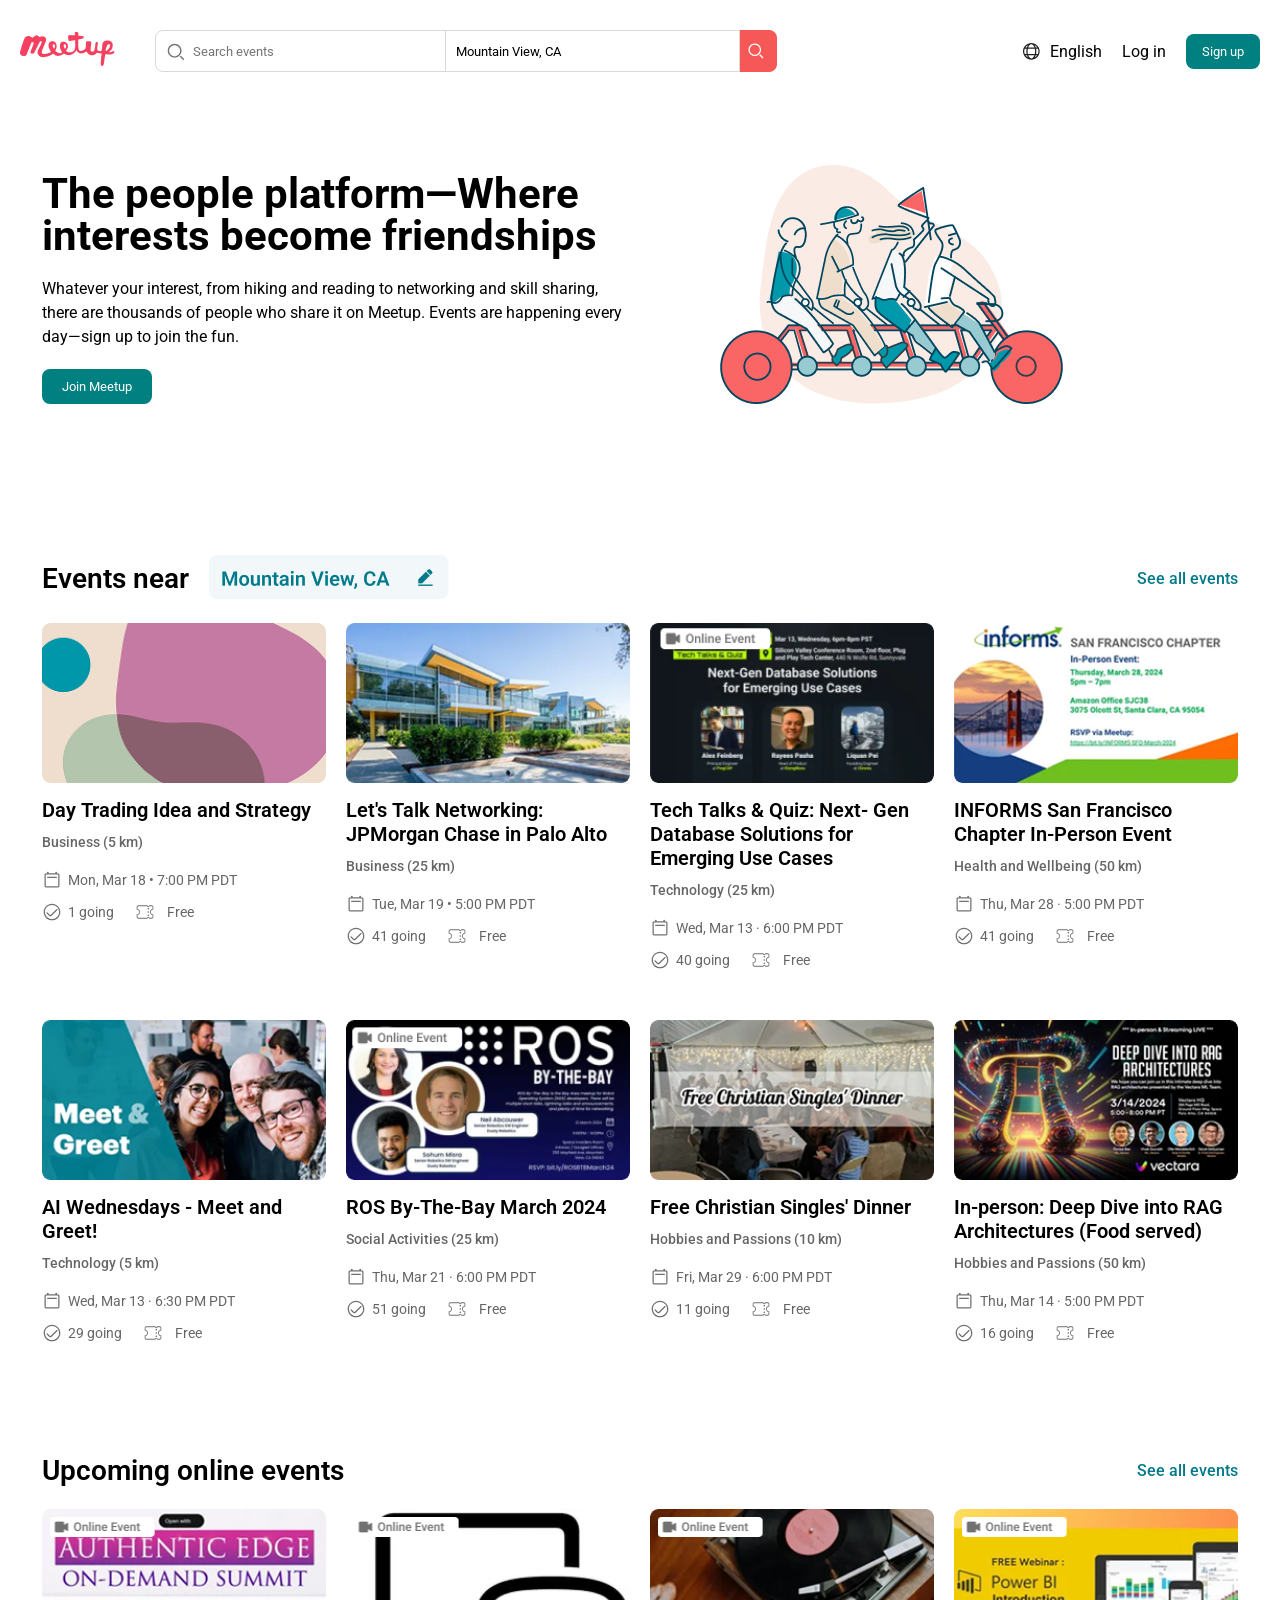
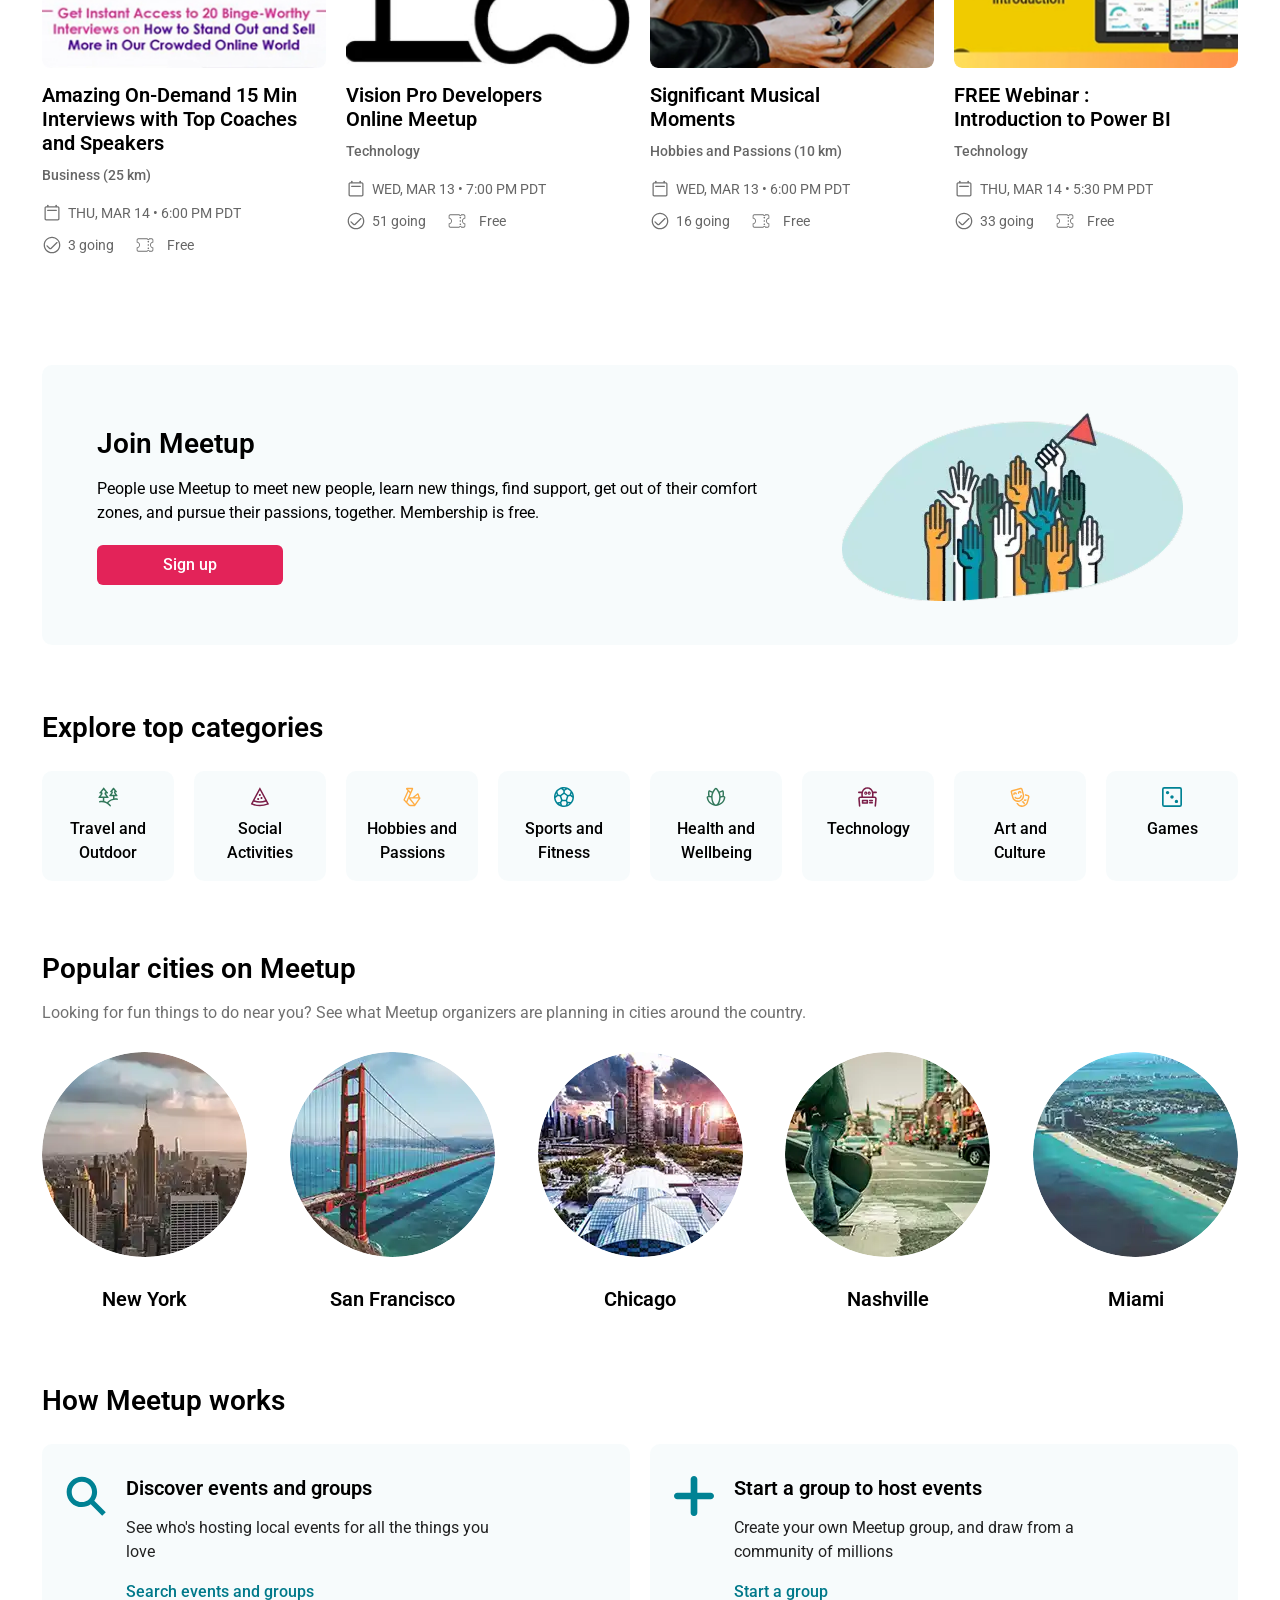
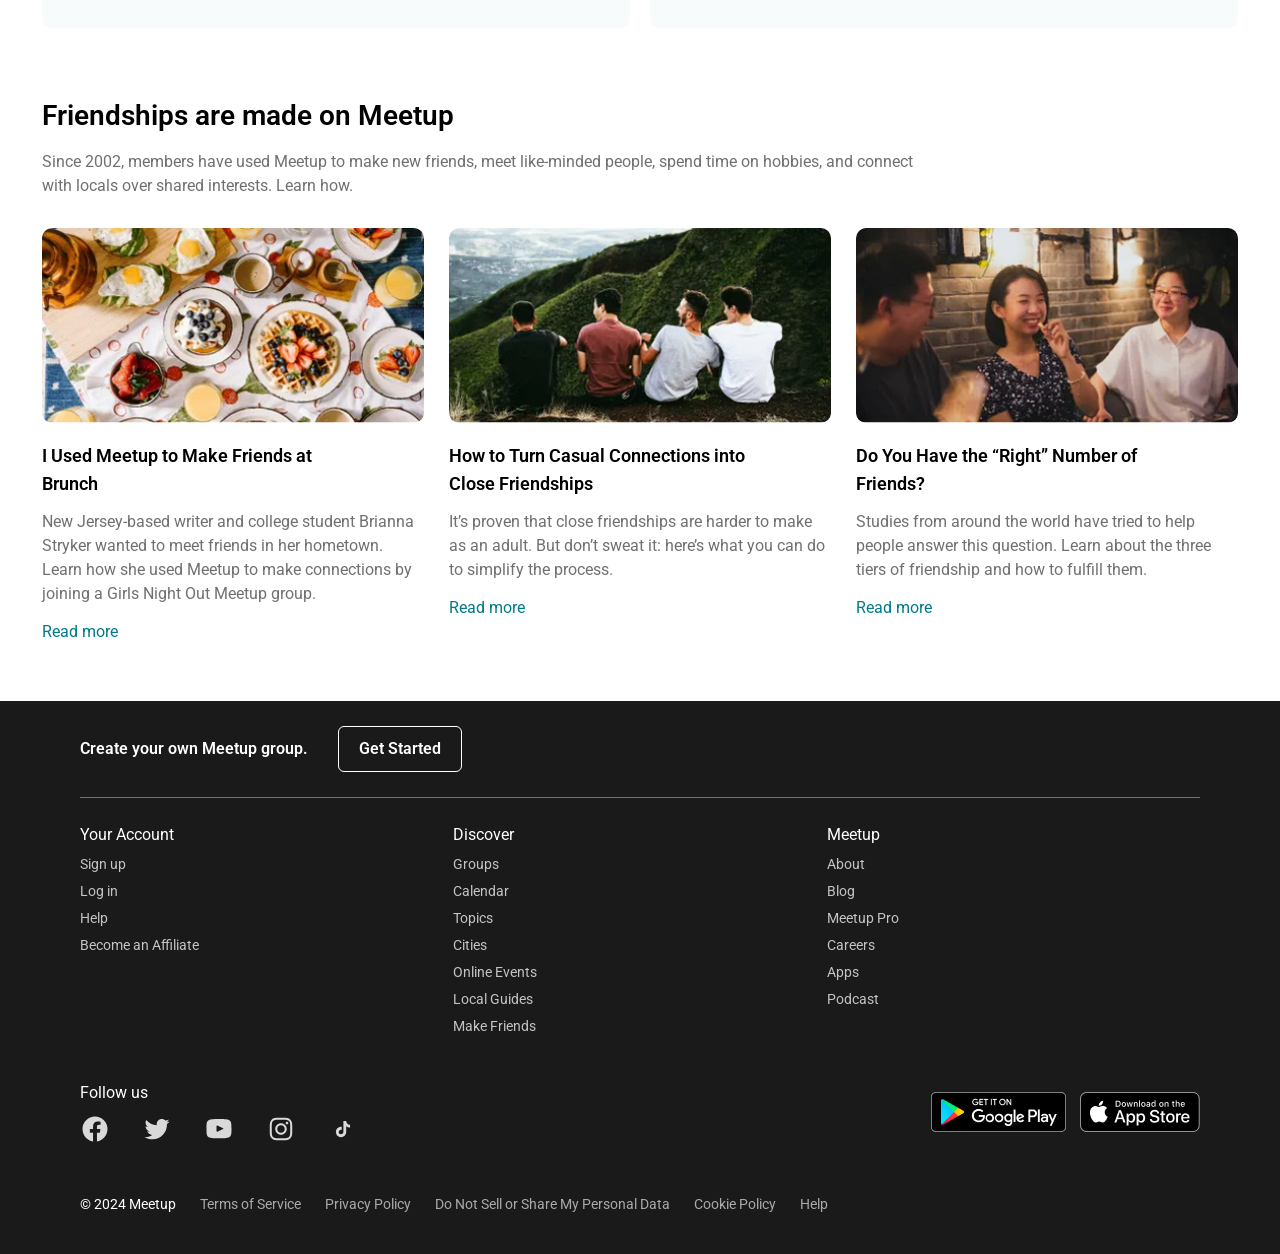
<file: index.html>
<!doctype html>
<html lang="en">
<head>
    <meta charset="UTF-8">
    <meta name="viewport"
          content="width=device-width, user-scalable=no, initial-scale=1.0, maximum-scale=1.0, minimum-scale=1.0">
    <meta http-equiv="X-UA-Compatible" content="ie=edge">
    <link href="https://fonts.googleapis.com/css2?family=Inter:ital,opsz,wght@0,14..32,100..900;1,14..32,100..900&family=Montserrat:ital,wght@0,100..900;1,100..900&family=Roboto:ital,wght@0,100..900;1,100..900&family=Yellowtail&display=swap"
          rel="stylesheet">
    <link rel="stylesheet" href="styles/style.css">
    <link rel="stylesheet" href="styles/media.css">
    <link rel="stylesheet" href="styles/mobile.css">
    <title>Meetup</title>
</head>
<body>
<header>
    <div class="navbar">
        <div class="navbar__left">
            <div class="logo">
                <a href="index.html">
                    <img src="images/logo.png" alt="logo">
                </a>
            </div>
            <div class="search-bar">
                <div class="search">
                    <input type="text" placeholder="Search events">
                </div>
                <div class="search_events">
                    <input type="text" placeholder="Mountain View, CA">
                    <img src="images/ButtonSearchEvents.png" alt="Search Events">
                </div>
            </div>
        </div>

        <div class="navbar__right">
            <div class="logo_mobile">
                <a href="index.html">
                    <img src="images/logo.png" alt="logo">
                </a>
            </div>
            <div class="hamburger">
            <div>
                <img src="images/earth.svg" alt="earth"><span>English</span>
            </div>
            <div>Log in</div>
            <button class="btn-signup">Sign up</button>
            </div>
        </div>

    </div>
</header>
<section class="hero container">
    <div class="hero-text">
        <h1>The people platform—Where interests become friendships</h1>
        <p>Whatever your interest, from hiking and reading to networking and skill sharing, there are thousands of
            people who share it on Meetup. Events are happening every day—sign up to join the fun.</p>
        <a href="events.html">
            <button class="btn-primary">Join Meetup</button>
        </a>
    </div>
    <div class="hero-image">
        <img src="images/hero.png" alt="Hero illustration">
    </div>
</section>

<section class="events container">
    <div class="events-header">
        <div class="events-header-left">
            <h2>Events near</h2>
            <div class="location"><img src="images/mountain_view.png" alt="mountain view"></div>
        </div>

        <a href="events.html" class="see-all">See all events</a>
    </div>
    <div class="events-grid">
        <div class="event-card">
            <div class="event-image"><img src="images/day_traiding.png" alt="day trading"></div>
            <h3>Day Trading Idea and Strategy</h3>
            <div class="category">Business (5 km)</div>
            <div class="date-time"><img src="images/calendar.svg" alt="calendar">Mon, Mar 18 • 7:00 PM PDT</div>
            <div class="info"><img src="images/ok.svg" alt="ok">1 going <img src="images/ticket.svg" alt="ticket">Free
            </div>
        </div>
        <div class="event-card">
            <div class="event-image"><img src="images/lets_talk.png" alt="lets talk"></div>
            <h3>Let's Talk Networking: JPMorgan Chase in Palo Alto</h3>
            <div class="category">Business (25 km)</div>
            <div class="date-time"><img src="images/calendar.svg" alt="calendar">Tue, Mar 19 • 5:00 PM PDT</div>
            <div class="info"><img src="images/ok.svg" alt="ok">41 going <img src="images/ticket.svg" alt="ticket">Free
            </div>
        </div>
        <div class="event-card">
            <div class="event-image"><img src="images/tech_talk.png" alt="tech talk"></div>
            <h3>Tech Talks & Quiz: Next- Gen Database Solutions for Emerging Use Cases</h3>
            <div class="category">Technology (25 km)</div>
            <div class="date-time"><img src="images/calendar.svg" alt="calendar">Wed, Mar 13 · 6:00 PM PDT</div>
            <div class="info"><img src="images/ok.svg" alt="ok">40 going <img src="images/ticket.svg" alt="ticket">Free
            </div>
        </div>
        <div class="event-card">
            <div class="event-image"><img src="images/informs_san_francisco.png" alt="informs san francisco"></div>
            <h3>INFORMS San Francisco Chapter In-Person Event</h3>
            <div class="category">Health and Wellbeing (50 km)</div>
            <div class="date-time"><img src="images/calendar.svg" alt="calendar">Thu, Mar 28 · 5:00 PM PDT</div>
            <div class="info"><img src="images/ok.svg" alt="ok">41 going <img src="images/ticket.svg" alt="ticket">Free
            </div>
        </div>
        <div class="event-card">
            <div class="event-image"><img src="images/meet_and_greet.png" alt="meet and greet"></div>
            <h3>AI Wednesdays - Meet and Greet!</h3>
            <div class="category">Technology (5 km)</div>
            <div class="date-time"><img src="images/calendar.svg" alt="calendar">Wed, Mar 13 · 6:30 PM PDT</div>
            <div class="info"><img src="images/ok.svg" alt="ok">29 going <img src="images/ticket.svg" alt="ticket">Free
            </div>
        </div>
        <div class="event-card">
            <div class="event-image"><img src="images/ros.png" alt="ros"></div>
            <h3>ROS By-The-Bay March 2024</h3>
            <div class="category">Social Activities (25 km)</div>
            <div class="date-time"><img src="images/calendar.svg" alt="calendar">Thu, Mar 21 · 6:00 PM PDT</div>
            <div class="info"><img src="images/ok.svg" alt="ok">51 going <img src="images/ticket.svg" alt="ticket">Free
            </div>
        </div>
        <div class="event-card">
            <div class="event-image"><img src="images/free_christian.png" alt="christian dinner"></div>
            <h3>Free Christian Singles' Dinner</h3>
            <div class="category">Hobbies and Passions (10 km)</div>
            <div class="date-time"><img src="images/calendar.svg" alt="calendar">Fri, Mar 29 · 6:00 PM PDT</div>
            <div class="info"><img src="images/ok.svg" alt="ok">11 going <img src="images/ticket.svg" alt="ticket">Free
            </div>
        </div>
        <div class="event-card">
            <div class="event-image"><img src="images/deep_dive.png" alt="deep dive"></div>
            <h3>In-person: Deep Dive into RAG Architectures (Food served)</h3>
            <div class="category">Hobbies and Passions (50 km)</div>
            <div class="date-time"><img src="images/calendar.svg" alt="calendar">Thu, Mar 14 · 5:00 PM PDT</div>
            <div class="info"><img src="images/ok.svg" alt="ok">16 going <img src="images/ticket.svg" alt="ticket">Free
            </div>
        </div>
    </div>
</section>

<section class="online-events container">

    <div class="events-header">
        <h2>Upcoming online events</h2>
        <a href="events.html">See all events</a>
    </div>

    <div class="events-grid">
        <div class="event-card">
            <div class="event-image online">
                <img src="images/event_online_1.jpg" alt="summit">
            </div>
            <h3>Amazing On-Demand 15 Min Interviews with Top Coaches and Speakers</h3>
            <div class="category">Business (25 km)</div>
            <div class="date"><img src="images/calendar.svg" alt="calendar">
                THU, MAR 14 • 6:00 PM PDT
            </div>
            <div class="info"><img src="images/ok.svg" alt="ok">3 going <img src="images/ticket.svg" alt="ticket">Free
            </div>
        </div>

        <div class="event-card">
            <div class="event-image online">
                <img src="images/online_event_2.jpg" alt="meetup">
            </div>

            <h3>Vision Pro Developers<br> Online Meetup</h3>
            <div class="category">Technology</div>
            <div class="date"><img src="images/calendar.svg" alt="calendar">WED, MAR 13 • 7:00 PM PDT</div>
            <div class="info"><img src="images/ok.svg" alt="ok">51 going <img src="images/ticket.svg" alt="ticket">Free
            </div>
        </div>

        <div class="event-card">
            <div class="event-image online">
                <img src="images/online_event_3.jpg" alt="musical moments">
            </div>

            <h3>Significant Musical<br> Moments</h3>
            <div class="category">Hobbies and Passions (10 km)</div>
            <div class="date"><img src="images/calendar.svg" alt="calendar">WED, MAR 13 • 6:00 PM PDT</div>
            <div class="info"><img src="images/ok.svg" alt="ok">16 going <img src="images/ticket.svg" alt="ticket">Free
            </div>
        </div>

        <div class="event-card">
            <div class="event-image online">
                <img src="images/online_event_4.jpg" alt="power bi">
            </div>
            <h3>FREE Webinar :<br> Introduction to Power BI</h3>
            <div class="category">Technology</div>
            <div class="date"><img src="images/calendar.svg" alt="calendar">THU, MAR 14 • 5:30 PM PDT</div>
            <div class="info"><img src="images/ok.svg" alt="ok">33 going <img src="images/ticket.svg" alt="ticket">Free
            </div>
        </div>
    </div>
</section>

<section class="join container">

    <div class="join-text">
        <h2>Join Meetup</h2>
        <div class="join-image-mobile">
            <img src="images/join.png" alt="">
        </div>

        <p>
            People use Meetup to meet new people, learn new things, find support,
            get out of their comfort zones, and pursue their passions, together.
            Membership is free.
        </p>

        <button class="signup-btn">Sign up</button>
    </div>

    <div class="join-image">
        <img src="images/join.png" alt="">
    </div>

</section>

<section class="categories container">

    <h2>Explore top categories</h2>

    <div class="categories-grid">

        <div class="category-card">
            <img src="images/travel_and_outdoor.svg" alt="outdoor">
            <p>Travel and Outdoor</p>
        </div>

        <div class="category-card">
            <img src="images/social_activities.svg" alt="social activities">
            <p>Social Activities</p>
        </div>

        <div class="category-card">
            <img src="images/hobbies_and_passions.svg" alt="hobbies and passions">
            <p>Hobbies and Passions</p>
        </div>

        <div class="category-card">
            <img src="images/sports_and_fitness.svg" alt="sports and fitness">
            <p>Sports and Fitness</p>
        </div>

        <div class="category-card">
            <img src="images/health_and_wellness.svg" alt="health and wellness">
            <p>Health and Wellbeing</p>
        </div>

        <div class="category-card">
            <img src="images/technology.svg" alt="technology">
            <p>Technology</p>
        </div>

        <div class="category-card">
            <img src="images/art_and_culture.svg" alt="arts and culture">
            <p>Art and Culture</p>
        </div>

        <div class="category-card">
            <img src="images/games.svg" alt="games">
            <p>Games</p>
        </div>

    </div>

</section>

<section class="cities container">

    <h2>Popular cities on Meetup</h2>

    <p class="cities-subtitle">
        Looking for fun things to do near you? See what Meetup organizers are planning in cities around the country.
    </p>

    <div class="cities-grid">

        <div class="city-card">
            <img src="images/new_york.png" alt="new york">
            <div>New York</div>
        </div>

        <div class="city-card">
            <img src="images/san_francisco.png" alt="san francisco">
            <div>San Francisco</div>
        </div>

        <div class="city-card">
            <img src="images/chicago.png" alt="chicago">
            <div>Chicago</div>
        </div>

        <div class="city-card">
            <img src="images/nashville.png" alt="nashville">
            <div>Nashville</div>
        </div>

        <div class="city-card">
            <img src="images/miami.png" alt="miami">
            <div>Miami</div>
        </div>

    </div>

</section>

<section class="how container">

    <h2>How Meetup works</h2>

    <div class="how-grid">

        <div class="how-card">

            <div class="how-icon">
                <img src="images/search_how.svg" alt="search icon">
            </div>

            <div class="how-content">
                <h3>Discover events and groups</h3>

                <p>
                    See who's hosting local events for all the things you love
                </p>

                <a href="#">Search events and groups</a>
            </div>

        </div>


        <div class="how-card">

            <div class="how-icon">
                <img src="images/plus-icon.svg" alt="plus icon">
            </div>

            <div class="how-content">
                <h3>Start a group to host events</h3>

                <p>
                    Create your own Meetup group, and draw from a community of millions
                </p>

                <a href="#">Start a group</a>
            </div>

        </div>

    </div>

</section>

<section class="stories container">

    <h2>Friendships are made on Meetup</h2>

    <p class="stories-subtitle">
        Since 2002, members have used Meetup to make new friends,
        meet like-minded people, spend time on hobbies, and connect
        with locals over shared interests. Learn how.
    </p>

    <div class="stories-grid">

        <div class="story-card">

            <img src="images/first_article.jpg" alt="first article">

            <h3>I Used Meetup to Make Friends at<br> Brunch</h3>

            <p>
                New Jersey-based writer and college student
                Brianna Stryker wanted to meet friends in her
                hometown. Learn how she used Meetup to make
                connections by joining a Girls Night Out Meetup
                group.
            </p>

            <a href="#">Read more</a>

        </div>


        <div class="story-card">

            <img src="images/second_article.jpg" alt="second article">

            <h3>How to Turn Casual Connections into<br> Close Friendships</h3>

            <p>
                It’s proven that close friendships are harder to
                make as an adult. But don’t sweat it: here’s what
                you can do to simplify the process.
            </p>

            <a href="#">Read more</a>

        </div>


        <div class="story-card">

            <img src="images/third_article.jpg" alt="third article">

            <h3>Do You Have the “Right” Number of<br> Friends?</h3>

            <p>
                Studies from around the world have tried to help
                people answer this question. Learn about the
                three tiers of friendship and how to fulfill them.
            </p>

            <a href="#">Read more</a>

        </div>

    </div>

</section>

<footer class="footer">

    <div class="footer-container">

        <div class="footer-top">

            <p>Create your own Meetup group.</p>

            <button class="footer-btn">Get Started</button>

        </div>

        <div class="footer-links">

            <div class="footer-column">
                <h4>Your Account</h4>
                <a href="#">Sign up</a>
                <a href="#">Log in</a>
                <a href="#">Help</a>
                <a href="#">Become an Affiliate</a>
            </div>

            <div class="footer-column">
                <h4>Discover</h4>
                <a href="#">Groups</a>
                <a href="#">Calendar</a>
                <a href="#">Topics</a>
                <a href="#">Cities</a>
                <a href="#">Online Events</a>
                <a href="#">Local Guides</a>
                <a href="#">Make Friends</a>
            </div>

            <div class="footer-column">
                <h4>Meetup</h4>
                <a href="#">About</a>
                <a href="#">Blog</a>
                <a href="#">Meetup Pro</a>
                <a href="#">Careers</a>
                <a href="#">Apps</a>
                <a href="#">Podcast</a>
            </div>

        </div>

        <div class="footer-social">

            <div class="social">

                <p>Follow us</p>

                <div class="social-icons">
                    <img src="images/facebook.svg" alt="">
                    <img src="images/twitter.svg" alt="">
                    <img src="images/youtube.svg" alt="">
                    <img src="images/instagram.svg" alt="">
                    <img src="images/tik-tok.svg" alt="">
                </div>

            </div>

            <div class="store-buttons">

                <img src="images/google_play.png" alt="google play store">
                <img src="images/app_store.png" alt="app store">

            </div>

        </div>

        <div class="footer-bottom">

            <p>© 2024 Meetup</p>

            <a href="#">Terms of Service</a>
            <a href="#">Privacy Policy</a>
            <a href="#">Do Not Sell or Share My Personal Data</a>
            <a href="#">Cookie Policy</a>
            <a href="#">Help</a>

        </div>

    </div>

</footer>

</body>
</html>
</file>
<file: styles/style.css>
* {
    margin: 0;
    padding: 0;
    font-family: Roboto;
    box-sizing: border-box;
}

body {
    background: #fff;
}

header {
    max-width: 1512px;
    margin: 0 auto;
    padding: 15px 0;
}
.container {
    max-width: 1196px;
    margin: 0 auto;
}

.navbar {
    padding: 15px 20px;
    display: flex;
    justify-content: space-between;
    align-items: center;
}

.navbar__left {
    display: flex;
    gap: 40px;
    align-items: center;
}
.navbar__right {
    display: flex;
    gap: 20px;
    align-items: center;
}

.hamburger {
    display: flex;
    align-items: center;
    gap: 20px;
}

.logo_mobile {
    display: none !important;
}

.search-bar {
    display: flex;
    justify-content: center;
}

.search {
    position: relative;
    display: flex;
}

.search input {
    padding-left: 37px;
    border: 1px solid #D9D9D9;
    border-radius: 8px;
    width: 300px;
}

.search::before {
    content: url('../images/search.svg');
    position: absolute;
    left: 10px;
    top: 53%;
    transform: translateY(-50%);
    width: 22px;
    height: 22px;
    pointer-events: none;
}

.search_events {
    display: flex;
    margin-left: -10px;
}

.search_events img {
    margin-left: -5px;
    cursor: pointer;
}

.search_events input {
    padding-left: 10px;
    border: 1px solid #D9D9D9;
    z-index: 2;
    width: 295px;
}

.search_events input::placeholder {
    color: #000000;
}

.navbar__right div:first-child {
    display: flex;
    align-items: center;
    gap: 10px;
}

.navbar .btn-signup {
    background-color: #008080;
    color: #fff;
    padding: 10px 16px;
    border: none;
    border-radius: 8px;
    cursor: pointer;
}

.hero {
    display: flex;
    justify-content: flex-start;
    gap: 50px;
    align-items: center;
    padding: 50px 0 90px 0;
}

.hero-text h1 {
    font-size: 42px;
    font-weight: 700;
    line-height: 42px;
    margin-bottom: 20px;
    max-width: 600px;
}

.hero-text p {
    font-size: 16px;
    margin-bottom: 20px;
    max-width: 580px;
    font-weight: 400;
    line-height: 24px;
}

.btn-primary {
    padding: 10px 20px;
    background-color: #008080;
    color: white;
    border: none;
    border-radius: 8px;
    cursor: pointer;
}

.hero-image img {
    max-width: 400px;
}

.events-header {
    display: flex;
    justify-content: space-between;
    align-items: center;
    margin: 40px 0 20px;
}

.events-header-left {
    display: flex;
    align-items: center;
    gap: 20px;
}

.events-header a {
    text-decoration: none;
    color: #00798A;
    font-weight: 500;
    font-size: 16px;
    line-height: 24px;
    vertical-align: middle;
}

.events-grid {
    display: grid;
    grid-template-columns: repeat(4, 1fr);
    gap: 20px;
    margin-bottom: 80px;
}

.event-card, .event-card img {
    border-radius: 8px;
}

.event-card h3 {
    font-size: 20px;
    font-weight: 600;
    line-height: 24px;
    margin-top: 12px;
    vertical-align: middle;
}

.event-card div {
    font-size: 14px;
    color: #666;
}

.date-time {
    margin-bottom: 12px;
}

.category {
    font-weight: 500;
    line-height: 20px;
    vertical-align: middle;
    align-content: center;
    height: 40px;
    margin-bottom: 8px;
}

.date-time, .info, .date {
    display: flex;
    align-items: center;
    gap: 6px;
}

.date-time img {
    width: 20px;
    height: 20px;
}

.info img {
    width: 20px;
    height: 20px;
}

.info img:last-child {
    margin-left: 15px;
    margin-right: 6px;
}

.online-events {
    margin-top: 60px;
}

.events-header h2 {
    font-size: 28px;
    font-weight: 600;
    line-height: 36px;
    vertical-align: middle;
}

.online {
    position: relative;
}

.online::before {
    content: "";
    position: absolute;
    top: 8px;
    left: 8px;
    width: 105px;
    height: 20px;
    background: url("../images/online_event.png") center no-repeat;
}

.event-image img {
    width: 100%;
    border-radius: 8px;
}

.date img {
    width: 20px;
    height: 20px;
}

.date {
    margin-bottom: 12px;
}

.info {
    margin-bottom: 30px;
}

.join {
    margin-top: 60px;
    background: #97CAD114;
    border-radius: 10px;

    display: flex;
    align-items: center;
    justify-content: space-between;
    gap: 85px;

    padding: 40px 55px;
    margin-bottom: 65px;
}

.join-text h2 {
    margin-bottom: 15px;
    font-weight: 600;
    font-size: 28px;
    line-height: 36px;
    vertical-align: middle;
}

.join-text p {
    margin-bottom: 20px;
    font-size: 16px;
    font-weight: 400;
    line-height: 24px;
    vertical-align: middle;
}

.join-image-mobile {
    display: none;
}

.signup-btn {
    background: #E32359;
    border: none;
    padding: 8px 66px;
    color: white;
    border-radius: 6px;
    cursor: pointer;
    font-size: 16px;
    font-weight: 500;
    line-height: 24px;
    vertical-align: middle;
}

.categories {
    margin-top: 60px;
    margin-bottom: 60px;
}

.categories h2 {
    margin-bottom: 25px;
    font-size: 28px;
    font-weight: 600;
    line-height: 36px;
    vertical-align: middle;
}

.categories-grid {
    display: grid;
    grid-template-columns: repeat(8, 1fr);
    gap: 20px;
}

.category-card {
    background: #97CAD114;
    border-radius: 10px;
    padding: 16px;
    text-align: center;
    transition: 0.2s;
}

.category-card img {
    margin-bottom: 6px;
}

.category-card p {
    font-size: 16px;
    font-weight: 500;
    line-height: 24px;
    vertical-align: middle;
    horiz-align: center;
}

.category-card:hover {
    background: #eef1f3;
}

.cities {
    margin-top: 70px;
    margin-bottom: 70px;
}

.cities h2 {
    margin-bottom: 10px;
    font-size: 28px;
    font-weight: 600;
    line-height: 36px;
    vertical-align: middle;
}

.cities-subtitle {
    color: #707070;
    margin-bottom: 30px;
    margin-top: 16px;
}

.cities-grid {
    display: flex;
    justify-content: space-between;
    gap: 40px;
}

.city-card {
    text-align: center;
}

.city-card img {
    object-fit: cover;
    border-radius: 50%;
    margin-bottom: 24px;
}

.city-card div {
    font-weight: 600;
    font-size: 20px;
    line-height: 28px;
    vertical-align: middle;
    horiz-align: center;
}

.how {
    margin-top: 70px;
    margin-bottom: 70px;
}

.how h2 {
    margin-bottom: 25px;
    font-size: 28px;
    font-weight: 600;
    line-height: 36px;
    vertical-align: middle;
}

.how-grid {
    display: flex;
    gap: 20px;
}

.how-card {
    background: #97CAD114;
    border-radius: 10px;
    padding: 32px 112px 24px 24px;
    display: flex;
    gap: 20px;
    flex: 1;
}

.how-icon img {
    width: 40px;
}

.how-content h3 {
    margin-bottom: 16px;
    font-size: 20px;
    font-weight: 600;
    line-height: 24px;
    vertical-align: middle;
}

.how-content p {
    color: #212121;
    margin-bottom: 16px;
    font-size: 16px;
    font-weight: 400;
    line-height: 24px;
    vertical-align: middle;
}

.how-content a {
    color: #00798a;
    text-decoration: none;
    font-size: 16px;
    font-weight: 500;
    line-height: 24px;
    vertical-align: middle;
}

.stories {
    margin-top: 50px;
    margin-bottom: 60px;
}

.stories h2 {
    margin-bottom: 16px;
    font-size: 28px;
    font-weight: 600;
    line-height: 36px;
    vertical-align: middle;
}

.stories-subtitle {
    color: #707070;
    margin-bottom: 30px;
    max-width: 880px;
    font-size: 16px;
    font-weight: 400;
    line-height: 24px;
    vertical-align: middle;
}

.stories-grid {
    display: grid;
    grid-template-columns: repeat(3, 1fr);
    gap: 25px;
}

.story-card img {
    width: 100%;
    border-radius: 10px;
    margin-bottom: 15px;
}

.story-card h3 {
    font-size: 18px;
    font-weight: 600;
    line-height: 28px;
    vertical-align: middle;
    margin-bottom: 12px;
}

.story-card p {
    font-size: 16px;
    font-weight: 400;
    line-height: 24px;
    vertical-align: middle;
    color: #707070;
    margin-bottom: 16px;
}

.story-card a {
    color: #00798a;
    text-decoration: none;
}

.footer-container {
    margin: 0 auto;
    max-width: 1120px;
}

.footer {
    background: #1a1a1a;
    color: #fff;
    margin: 0 auto;
    padding: 25px 0 40px 0;
    /*max-width: 1512px;*/
}

.footer-container {
    max-width: 1120px;
    margin: 0 auto;
}

.footer-top {
    display: flex;
    justify-content: flex-start;
    gap: 30px;
    align-items: center;
    margin-bottom: 25px;
    border-bottom: 1px solid #707070;
    padding-bottom: 25px;
}

.footer-top p {
    font-size: 16px;
    font-weight: 600;
    line-height: 24px;
    vertical-align: middle;
}

.footer-btn {
    background: transparent;
    border: 1px solid #fff;
    padding: 10px 20px;
    color: #fff;
    border-radius: 6px;
    cursor: pointer;
    font-size: 16px;
    font-weight: 600;
    line-height: 24px;
    vertical-align: middle;
}

.footer-links {
    display: grid;
    grid-template-columns: repeat(3, 1fr);
    margin: 25px 0;
}

.footer-column {
    display: flex;
    flex-direction: column;
}

.footer-column h4 {
    margin-bottom: 7px;
    font-size: 16px;
    font-weight: 400;
    line-height: 24px;
    vertical-align: middle;
}

.footer-column a {
    color: #c4c4c4;
    text-decoration: none;
    font-size: 14px;
    font-weight: 400;
    line-height: 20px;
    vertical-align: middle;
    margin-bottom: 7px;
}

.footer-column a:hover {
    color: white;
}

.footer-social {
    display: flex;
    justify-content: space-between;
    align-items: center;
    margin-top: 40px;
    margin-bottom: 50px;
}

.social p {
    margin-bottom: 12px;
}

.social-icons {
    display: flex;
    gap: 32px;
}

.store-buttons img {
    height: 40px;
    margin-left: 10px;
}

.footer-bottom {
    display: flex;
    gap: 24px;
    flex-wrap: wrap;
    margin-top: 40px;
    font-size: 14px;
    font-weight: 400;
    line-height: 20px;
    vertical-align: middle;
    color: #aaa;
}

.footer-bottom p {
    color: #FFFFFF;
}

.footer-bottom a {
    color: #aaa;
    text-decoration: none;
}

.footer-bottom a:hover {
    color: white;
}

 /*Second page*/

.events-page {
    padding: 48px 0 80px;
}

.events-page__wrapper {
    display: flex;
    justify-content: space-between;
    gap: 56px;
    align-items: flex-start;
}

.events-content {
    max-width: 700px;
}

.events-page__title {
    font-size: 28px;
    line-height: 36px;
    font-weight: 600;
    vertical-align: middle;
    margin-bottom: 16px;
}

.events-page__link {
    display: inline-block;
    margin-bottom: 16px;
    color: #00798a;
    text-decoration: none;
    font-size: 20px;
    font-weight: 500;
    line-height: 28px;
    border-bottom: 4px solid #00798a;
    padding-bottom: 12px;
}

.filters {
    display: flex;
    gap: 12px;
    flex-wrap: wrap;
    margin-bottom: 24px;
}

.filter-select {
    position: relative;
    min-width: 140px;
    padding: 13px 30px 13px 15px;
    border: none;
    border-radius: 90px;
    font-size: 14px;
    line-height: 14px;
    font-weight: 500;
    vertical-align: middle;
    cursor: pointer;
    appearance: none;
}

.select-wrapper {
    position: relative;
}

.select-wrapper::after {
    content: '';
    position: absolute;
    right: 16px;
    top: 50%;
    width: 14px;
    height: 14px;
    background-image: url('../images/down.svg');
    background-size: contain;
    background-repeat: no-repeat;
    transform: translateY(-50%) rotate(0deg);
    transition: transform 0.2s ease;
    pointer-events: none;
}

.select-wrapper.open::after {
    transform: translateY(-50%) rotate(180deg);
}

.filter-select option {
    background: #F6F7F8;
    color: #212121;
    font-size: 14px;
}

.events-list {
    border-top: 1px solid #d9d9d9;
}

.event-item {
    display: flex;
    gap: 12px;
    padding: 16px 0;
    border-bottom: 1px solid #e7e7e7;
}

.event-item__image-wrap {
    position: relative;
    flex-shrink: 0;
    width: 160px;
    height: 90px;
    border-radius: 8px;
    overflow: hidden;
}

.event-item__image {
    width: 100%;
    height: 100%;
    object-fit: cover;
    display: block;
}

.event-item__image-wrap.online::before {
    content: "";
    position: absolute;
    top: 8px;
    left: 8px;
    width: 105px;
    height: 20px;
    background: url("../images/online_event.png") center / contain no-repeat;
    z-index: 2;
}

.event-item__date {
    font-size: 14px;
    line-height: 20px;
    color: #7c6f50;
    text-transform: uppercase;
    letter-spacing: -0.35px;
    margin-bottom: 3px;
}

.event-item__title {
    font-size: 16px;
    line-height: 24px;
    font-weight: 500;
    vertical-align: middle;
    margin-bottom: 4px;
}

.event-item__category {
    font-size: 14px;
    line-height: 20px;
    color: #707070;
    margin-bottom: 30px;
}

.event-item__meta {
    font-size: 14px;
    line-height: 20px;
    vertical-align: middle;
    color: #707070;
}

.events-sidebar {
    width: 350px;
}

.sidebar-caption {
    font-size: 12px;
    font-weight: 500;
    line-height: 16px;
    vertical-align: middle;
    margin-bottom: 4px;
}

.sidebar-title {
    font-size: 20px;
    font-weight: 700;
    line-height: 28px;
    margin-bottom: 16px;
    vertical-align: middle;
}

.map-card {
    position: relative;
    width: 100%;
    height: 285px;
    border-radius: 12px;
    overflow: hidden;
}

.map-frame {
    width: 100%;
    height: 100%;
    border: none;
    display: block;
}

.map-btn {
    position: absolute;
    left: 50%;
    top: 50%;
    transform: translate(-50%, -50%);
    height: 40px;
    padding: 0 18px;
    border-radius: 8px;
    border: 2px solid #00798a;
    background: #ffffff;
    color: #00798a;
    font-size: 14px;
    font-weight: 500;
    cursor: pointer;

    display: flex;
    align-items: center;
    justify-content: center;
    gap: 8px;

    text-decoration: none;
    z-index: 2;
    white-space: nowrap;
}

.map-btn img {
    width: 18px;
    height: 18px;
}

.events-empty {
    padding: 30px 0;
    font-size: 16px;
    color: #707070;
}
</file>
<file: styles/media.css>
/* First page */

@media (max-width: 1200px) {
    header {
        padding: 15px 24px;
        box-sizing: border-box;
    }

    .navbar {
        gap: 20px;
    }

    .navbar__left {
        gap: 20px;
        flex: 1;
        min-width: 0;
    }

    .navbar__right {
        gap: 16px;
        flex-shrink: 0;
    }

    .hamburger {
        gap: 16px;
    }

    .search-bar {
        flex: 1;
        min-width: 0;
    }

    .search {
        min-width: 0;
    }

    .search input {
        width: 240px;
    }

    .search_events input {
        width: 220px;
    }

    .hero {
        gap: 30px;
        padding: 40px 0 70px;
    }

    .hero-text {
        padding: 0 20px;
    }

    .hero-text h1 {
        font-size: 36px;
        line-height: 40px;
        max-width: 500px;
    }

    .hero-text p {
        max-width: 500px;
    }

    .hero-image img {
        max-width: 340px;
    }

    .events {
        padding: 0 20px;
    }

    .events-header-left {
        gap: 14px;
        flex-wrap: wrap;
    }

    .events-grid {
        grid-template-columns: repeat(3, 1fr);
        gap: 18px;
        margin-bottom: 60px;
    }

    .event-card h3 {
        font-size: 18px;
        line-height: 22px;
    }

    .event-card div {
        font-size: 13px;
        margin-top: 6px;
        margin-bottom: 8px;
    }

    .info {
        flex-wrap: wrap;
    }

    .info img:last-child {
        margin-left: 10px;
    }

    /* events-online */

    .online-events {
        margin-top: 50px;
        padding: 0 20px;
    }

    .events-header h2 {
        font-size: 26px;
        line-height: 32px;
    }

    .online-events .events-grid {
        grid-template-columns: repeat(3, 1fr);
        gap: 18px;
    }

    .online-events .event-card h3 {
        font-size: 18px;
        line-height: 22px;
    }

    .online-events .event-card div {
        font-size: 13px;
        margin-top: 6px;
        margin-bottom: 8px;
    }

    .online::before {
        width: 95px;
        height: 18px;
        background-size: contain;
    }

    .date,
    .info {
        flex-wrap: wrap;
        gap: 5px;
    }

    .info img:last-child {
        margin-left: 10px;
        margin-right: 4px;
    }

    /* join */

    .join {
        gap: 40px;
        padding: 32px 40px;
    }

    .join-text h2 {
        font-size: 24px;
        line-height: 32px;
    }

    .join-text p {
        font-size: 15px;
        line-height: 22px;
    }

    .join-image {
        flex-shrink: 0;
        max-width: 320px;
    }

    .signup-btn {
        padding: 8px 48px;
    }

    /* categories */

    .categories {
        margin-top: 50px;
        margin-bottom: 50px;
        padding: 0 20px;
    }

    .categories h2 {
        margin-bottom: 20px;
        font-size: 24px;
        line-height: 32px;
    }

    .categories-grid {
        grid-template-columns: repeat(4, 1fr);
        gap: 18px;
    }

    .category-card {
        padding: 14px;
    }

    .category-card p {
        font-size: 15px;
        line-height: 22px;
    }

    /* cities */

    .cities {
        margin-top: 60px;
        margin-bottom: 60px;
        padding: 0 20px;
    }

    .cities h2 {
        font-size: 24px;
        line-height: 32px;
    }

    .cities-subtitle {
        font-size: 15px;
        line-height: 24px;
        margin-bottom: 24px;
    }

    .cities-grid {
        display: grid;
        grid-template-columns: repeat(3, 1fr);
        gap: 28px 24px;
        justify-content: normal;
    }

    .city-card img {
        width: 180px;
        height: 180px;
        margin-bottom: 18px;
    }

    .city-card div {
        font-size: 18px;
        line-height: 24px;
    }

    /* how */

    .how {
        margin-top: 60px;
        margin-bottom: 60px;
        padding: 0 20px;
    }

    .how h2 {
        margin-bottom: 22px;
        font-size: 24px;
        line-height: 32px;
    }

    .how-grid {
        gap: 16px;
    }

    .how-card {
        padding: 24px 24px 20px;
        gap: 16px;
    }

    .how-icon img {
        width: 36px;
    }

    .how-content h3 {
        font-size: 18px;
        line-height: 22px;
    }

    .how-content p {
        font-size: 15px;
        line-height: 22px;
    }

    /* stories */

    .stories {
        margin-top: 45px;
        margin-bottom: 50px;
        padding: 0 20px;
    }

    .stories h2 {
        margin-bottom: 14px;
        font-size: 24px;
        line-height: 32px;
    }

    .stories-subtitle {
        margin-bottom: 24px;
        max-width: 760px;
        font-size: 15px;
        line-height: 22px;
    }

    .stories-grid {
        gap: 20px;
    }

    .story-card img {
        margin-bottom: 14px;
    }

    .story-card h3 {
        margin-bottom: 10px;
        font-size: 17px;
        line-height: 24px;
    }

    .story-card p {
        margin-bottom: 14px;
        font-size: 15px;
        line-height: 22px;
    }

    .story-card a {
        font-size: 15px;
        line-height: 22px;
    }

    /* footer */

    .footer {
        padding: 25px 24px 40px;
    }

    .footer-container {
        max-width: 100%;
        padding: 0 20px;
    }

    .footer-top {
        gap: 24px;
        margin-bottom: 24px;
        padding-bottom: 24px;
    }

    .footer-top p {
        font-size: 15px;
        line-height: 22px;
    }

    .footer-btn {
        padding: 10px 18px;
        font-size: 15px;
        line-height: 22px;
    }

    .footer-links {
        gap: 24px;
        margin: 24px 0;
    }

    .footer-column h4 {
        font-size: 15px;
        line-height: 22px;
    }

    .footer-column a {
        font-size: 14px;
        line-height: 20px;
    }

    .footer-social {
        margin-top: 32px;
        margin-bottom: 40px;
    }

    .social-icons {
        gap: 24px;
    }

    .store-buttons img {
        height: 38px;
        margin-left: 8px;
    }

    .footer-bottom {
        gap: 18px;
        margin-top: 32px;
        font-size: 13px;
        line-height: 18px;
    }
}


@media (max-width: 900px) {
    header {
        padding: 15px 20px;
    }

    .navbar {
        flex-direction: column;
        align-items: stretch;
        gap: 16px;
    }

    .navbar__left {
        display: flex;
        flex-direction: column;
        align-items: stretch;
        gap: 16px;
    }

    .navbar__right {
        order: -1;
        display: flex;
        justify-content: space-between;
        align-items: center;
        gap: 16px;
    }

    .hamburger {
        display: flex;
        align-items: center;
        gap: 16px;
        flex-wrap: wrap;
        justify-content: flex-end;
    }

    .logo {
        display: none;
    }

    .logo_mobile {
        display: flex !important;
    }

    .search-bar {
        display: flex;
        justify-content: flex-start;
    }

    .search {
    }

    .search_events {
        display: flex;
        margin-left: -10px;
    }

    .search_events input {
        width: 220px;
        box-sizing: border-box;
    }

    .hero {
        flex-direction: column;
        align-items: flex-start;
        gap: 24px;
        padding: 30px 0 50px;
    }

    .hero-text {
    }

    .hero-text h1 {
        font-size: 32px;
        line-height: 38px;
    }

    .hero-image {
        display: flex;
        justify-content: center;
        margin: 0 auto;
    }

    .hero-image img {
        max-width: 320px;

    }

    .btn-primary {
        padding: 10px 18px;
        font-size: 14px;
    }

    /* events */

    .events-header {
        margin: 32px 0 20px;
        gap: 16px;
        align-items: center;
    }

    .events-header-left {
        gap: 12px;
        flex-wrap: wrap;
    }

    .events-grid {
        grid-template-columns: repeat(2, 1fr);
        gap: 16px;
        margin-bottom: 50px;
    }

    .event-card h3 {
        font-size: 17px;
        line-height: 22px;
        margin: 10px 0 6px;
    }

    .event-card div {
        font-size: 13px;
        line-height: 18px;
        margin-top: 6px;
        margin-bottom: 8px;
    }

    .date-time,
    .info {
        gap: 5px;
        flex-wrap: wrap;
    }

    .date-time img,
    .info img {
        width: 18px;
        height: 18px;
    }

    .info img:last-child {
        margin-left: 8px;
        margin-right: 4px;
    }

    /* online-events */

    .online-events {
        margin-top: 40px;
    }

    .online-events .events-header {
        margin: 32px 0 20px;
        gap: 16px;
        align-items: center;
    }

    .events-header h2 {
        font-size: 24px;
        line-height: 30px;
    }

    .online-events .events-grid {
        grid-template-columns: repeat(2, 1fr);
        gap: 16px;
        margin-bottom: 50px;
    }

    .online-events .event-card h3 {
        font-size: 17px;
        line-height: 22px;
        margin: 10px 0 6px;
    }

    .online-events .event-card div {
        font-size: 13px;
        line-height: 18px;
        margin-top: 6px;
        margin-bottom: 8px;
    }

    .online::before {
        width: 88px;
        height: 16px;
        top: 6px;
        left: 6px;
        background-size: contain;
    }

    .date,
    .info {
        flex-wrap: wrap;
        gap: 5px;
    }

    .date img,
    .info img {
        width: 18px;
        height: 18px;
    }

    .info img:last-child {
        margin-left: 8px;
        margin-right: 4px;
    }

    /* join */

    .join {
        flex-direction: column;
        align-items: flex-start;
        gap: 24px;
        padding: 24px 20px;
        margin-top: 40px;
        margin-bottom: 40px;
    }

    .join-image {
        display: none;
    }

    .join-image-mobile {
        display: block;
        margin-bottom: 20px;
        width: 100%;
        text-align: center;
    }

    .join-image-mobile img {
        max-width: 260px;
        width: 100%;
        margin: 0 auto;
    }

    .join-text h2 {
        font-size: 22px;
        line-height: 30px;
    }

    .join-text p {
        font-size: 14px;
        line-height: 22px;
    }

    .signup-btn {
        width: 50%;
        padding: 12px 20px;
        display: block;
        margin: 0 auto;
    }

    /* categories */

    .categories {
        margin-top: 40px;
        margin-bottom: 40px;
    }

    .categories h2 {
        margin-bottom: 18px;
        font-size: 22px;
        line-height: 30px;
    }

    .categories-grid {
        grid-template-columns: repeat(2, 1fr);
        gap: 14px;
    }

    .category-card {
        padding: 12px;
    }

    .category-card img {
        max-width: 56px;
        height: auto;
    }

    .category-card p {
        font-size: 14px;
        line-height: 20px;
    }

    /* cities */

    .cities {
        margin-top: 40px;
        margin-bottom: 40px;
    }

    .cities h2 {
        margin-bottom: 12px;
        font-size: 22px;
        line-height: 30px;
    }

    .cities-subtitle {
        margin-top: 0;
        margin-bottom: 16px;
        font-size: 14px;
        line-height: 22px;
    }

    .cities-grid {
        display: grid;
        grid-template-columns: repeat(2, 1fr);
        gap: 24px 16px;
        justify-content: normal;
    }

    .city-card img {
        width: 160px;
        height: 160px;
        margin-bottom: 14px;
    }

    .city-card div {
        font-size: 16px;
        line-height: 22px;
    }

    /* how */

    .how {
        margin-top: 40px;
        margin-bottom: 30px;
    }

    .how h2 {
        margin-bottom: 18px;
        font-size: 22px;
        line-height: 30px;
    }

    .how-grid {
        flex-direction: column;
        gap: 14px;
    }

    .how-card {
        padding: 20px 16px 16px;
        gap: 14px;
        border-radius: 8px;
        align-items: flex-start;
    }

    .how-icon img {
        width: 30px;
    }

    .how-content h3 {
        margin-bottom: 10px;
        font-size: 16px;
        line-height: 20px;
    }

    .how-content p {
        margin-bottom: 10px;
        font-size: 14px;
        line-height: 20px;
    }

    .how-content a {
        font-size: 14px;
        line-height: 20px;
    }

    /* stories */

    .stories {
        margin-top: 36px;
        margin-bottom: 70px;
    }

    .stories h2 {
        margin-bottom: 18px;
        font-size: 22px;
        line-height: 30px;
    }

    .stories-subtitle {
        margin-bottom: 20px;
        max-width: 100%;
        font-size: 14px;
        line-height: 22px;
    }

    .stories-grid {
        grid-template-columns: 1fr;
        gap: 24px;
    }

    .story-card img {
        border-radius: 8px;
        margin-bottom: 16px;
        display: block;
    }

    .story-card h3 {
        margin-bottom: 10px;
        font-size: 16px;
        line-height: 24px;
    }

    .story-card p {
        margin-bottom: 12px;
        font-size: 14px;
        line-height: 22px;
    }

    .story-card a {
        font-size: 14px;
        line-height: 22px;
    }

    .story-card h3 br {
        display: none;
    }

    /* footer */

    .footer {
        padding: 24px 20px 32px;
    }

    .footer-container {
        max-width: 100%;
    }

    .footer-top {
        justify-content: flex-start;
        align-items: center;
        gap: 16px;
        margin-bottom: 20px;
        padding-bottom: 20px;
    }

    .footer-top p {
        font-size: 15px;
        line-height: 22px;
    }

    .footer-btn {
        padding: 10px 16px;
        font-size: 15px;
        line-height: 22px;
        white-space: nowrap;
    }

    .footer-links {
        grid-template-columns: repeat(3, 1fr);
        gap: 20px 16px;
        margin: 20px 0;
    }

    .footer-column h4 {
        margin-bottom: 8px;
        font-size: 15px;
        line-height: 22px;
    }

    .footer-column a {
        margin-bottom: 6px;
        font-size: 13px;
        line-height: 18px;
    }

    .footer-social {
        flex-direction: column;
        align-items: flex-start;
        gap: 20px;
        margin: 24px 0 28px;
    }

    .social p {
        margin-bottom: 10px;
    }

    .social-icons {
        gap: 24px;
        flex-wrap: wrap;
    }

    .store-buttons img {
        height: 36px;
        margin-left: 0;
        margin-right: 8px;
    }

    .footer-bottom {
        gap: 14px;
        margin-top: 0;
        font-size: 13px;
        line-height: 18px;
    }
}

/* Second page */

@media (max-width: 1200px) {
    .events-page {
        padding: 40px 0 64px;
    }

    .events-page__wrapper {
        gap: 32px;
        padding: 0 20px;
    }

    .events-content {
        max-width: 620px;
        flex: 1;
    }

    .events-page__title {
        margin-bottom: 14px;
        font-size: 24px;
        line-height: 32px;
    }

    .events-page__link {
        margin-bottom: 14px;
        font-size: 18px;
        line-height: 24px;
        padding-bottom: 10px;
        border-bottom-width: 3px;
    }

    .filters {
        gap: 10px;
        margin-bottom: 20px;
        flex-wrap: wrap;
        overflow: visible;
        padding-bottom: 0;
    }

    .filter-select {
        min-width: 130px;
        padding: 12px 30px 12px 14px;
        font-size: 13px;
        line-height: 14px;
        height: auto;
    }

    .select-wrapper::after {
        right: 14px;
        width: 12px;
        height: 12px;
    }

    .event-item {
        gap: 12px;
        padding: 14px 0;
        align-items: flex-start;
    }

    .event-item__image-wrap {
        width: 150px;
        height: 84px;
    }

    .event-item__image-wrap.online::before {
        width: 96px;
        height: 18px;
        top: 7px;
        left: 7px;
    }

    .event-item__content {
        flex: 1;
        min-width: 0;
    }

    .event-item__date {
        font-size: 13px;
        line-height: 18px;
        margin-bottom: 4px;
    }

    .event-item__title {
        font-size: 15px;
        line-height: 22px;
        margin-bottom: 4px;
    }

    .event-item__category {
        font-size: 13px;
        line-height: 18px;
        margin-bottom: 18px;
    }

    .event-item__meta {
        font-size: 13px;
        line-height: 18px;
    }

    .events-sidebar {
        width: 300px;
        flex-shrink: 0;
    }

    .sidebar-caption {
        font-size: 12px;
        line-height: 16px;
    }

    .sidebar-title {
        font-size: 18px;
        line-height: 24px;
        margin-bottom: 14px;
    }

    .map-card {
        height: 240px;
    }

    .map-btn {
        height: 38px;
        padding: 0 16px;
        font-size: 13px;
    }

    .map-btn img {
        width: 16px;
        height: 16px;
    }

    .events-empty {
        padding: 28px 0;
        font-size: 15px;
        line-height: 22px;
    }
}

@media (max-width: 900px) {
    .events-page {
        padding: 28px 0 44px;
        margin-bottom: 60px;
    }

    .events-page__wrapper {
        display: block;
    }

    .events-sidebar {
        display: none;
    }

    .events-page__title {
        margin-bottom: 18px;
        font-size: 24px;
        line-height: 32px;
    }

    .events-page__link {
        display: inline-block;
        margin-bottom: 18px;
        font-size: 18px;
        line-height: 24px;
        padding-bottom: 8px;
        border-bottom-width: 3px;
    }

    .filters {
        display: flex;
        flex-wrap: nowrap;
        gap: 12px;
        margin-bottom: 20px;
        overflow-x: auto;
        overflow-y: hidden;
        padding-bottom: 8px;
        -webkit-overflow-scrolling: touch;
    }

    .select-wrapper {
        flex: 0 0 auto;
    }

    .filter-select {
        flex: 0 0 auto;
        min-width: 160px;
        height: 50px;
        padding: 0 40px 0 18px;
        border-radius: 999px;
        font-size: 15px;
        line-height: 18px;
    }

    .select-wrapper::after {
        right: 14px;
        width: 14px;
        height: 14px;
    }

    .events-list {
        border-top: 1px solid #d9d9d9;
    }

    .event-item {
        display: flex;
        gap: 12px;
        padding: 16px 0;
        align-items: flex-start;
    }

    .event-item__image-wrap {
        width: 120px;
        height: 76px;
        border-radius: 8px;
        flex-shrink: 0;
    }

    .event-item__image-wrap.online::before {
        width: 88px;
        height: 16px;
        top: 6px;
        left: 6px;
    }

    .event-item__content {
        flex: 1;
        min-width: 0;
    }

    .event-item__date {
        font-size: 12px;
        line-height: 16px;
        margin-bottom: 6px;
    }

    .event-item__title {
        font-size: 15px;
        line-height: 21px;
        margin-bottom: 4px;
    }

    .event-item__category {
        font-size: 12px;
        line-height: 16px;
        margin-bottom: 6px;
    }

    .event-item__meta {
        font-size: 12px;
        line-height: 16px;
    }

    .events-empty {
        padding: 24px 0;
        font-size: 14px;
        line-height: 20px;
    }
}
</file>
<file: styles/mobile.css>
/* First page mobile */

@media (max-width: 400px) {
    body {
        margin: 0;
        overflow-x: hidden;
    }

    header {
        padding: 12px 16px 0;
    }

    .container {
        max-width: 100%;
        padding: 0 16px;
        box-sizing: border-box;
    }

    .navbar {
        padding: 0 0 16px;
        border-bottom: none;
        flex-direction: column;
        align-items: stretch;
        gap: 16px;
    }

    .navbar__left {
        flex-direction: column;
        align-items: stretch;
        gap: 16px;
    }

    .logo {
        display: none;
    }

    .logo_mobile {
        display: flex !important;
    }

    .logo-mobile img {
        width: 94px;
        height: auto;
        display: block;
    }

    .navbar__right {
        order: -1;
        display: flex;
        justify-content: space-between;
        gap: 16px;
        font-size: 14px;
    }

    .navbar__right div:first-child {
        gap: 6px;
        font-size: 14px;
    }

    .navbar .btn-signup {
        padding: 10px 14px;
        font-size: 14px;
        border-radius: 8px;
    }

    .search-bar {
        width: 100%;
        display: flex;
        align-items: stretch;
        justify-content: space-between;
        padding: 0 30px;
    }

    .search {
        flex: 1;
    }

    .search input {
        width: 100%;
        height: 48px;
        box-sizing: border-box;
        padding-left: 38px;
        padding-right: 12px;
        font-size: 16px;
    }

    .search::before {
        left: 12px;
        top: 50%;
    }

    .search_events input {
        display: none;
    }

    .search_events {
        margin-left: 0;
    }

    .search_events img {
        margin-left: -5px;
        width: 48px;
        height: 48px;
        display: block;
        z-index: 2;
    }

    .hero {
        flex-direction: column;
        gap: 24px;
        align-items: flex-start;
        padding: 8px 0 32px;
    }

    .hero-text h1 {
        font-size: 25px;
        line-height: 30.5px;
        max-width: 100%;
        margin-bottom: 20px;
        text-align: center;
    }

    .hero-text p {
        font-size: 12px;
        line-height: 24px;
        margin-bottom: 10px;
        text-align: left;
        padding: 0 14px 0 20px;
    }

    .btn-primary {
        display: none;
    }

    .hero-image {
        width: 100%;
        display: flex;
        justify-content: center;
    }

    .hero-image img {
        max-width: 215px;
    }

    .events-header {
        margin: 0 0 16px;
        align-items: center;
    }

    .events-header-left {
        gap: 10px;
        flex-wrap: wrap;
    }

    .events-header-left h2 {
        font-size: 20px;
        font-weight: 600;
        line-height: 25px;
        vertical-align: middle;
    }

    .location img {
        max-width: 140px;
        height: auto;
        display: block;
    }

    .events-header a {
        display: none;
    }

    .events-grid {
        display: flex;
        flex-direction: column;
        gap: 0;
        margin-bottom: 40px;
    }

    .events-grid .event-card:nth-child(n+4) {
        display: none;
    }

    .event-card {
        display: grid;
        grid-template-columns: 96px 1fr;
        column-gap: 12px;
        padding: 16px 0;
        border-top: 1px solid #eee;
        border-radius: 0;
    }

    .event-card:first-child {
        border-top: 1px solid #eee;
    }

    .event-image {
        grid-row: 1 / 5;
        width: 96px;
    }

    .event-image img {
        width: 96px;
        height: 64px;
        object-fit: cover;
        border-radius: 8px;
        display: block;
    }

    .event-card h3 {
        margin: 4px 0;
        font-size: 16px;
        line-height: 22px;
    }

    .event-card div {
        margin: 0;
        font-size: 12px;
    }

    .category {
        order: 3;
        color: #707070;
        line-height: 16px;
    }

    .date-time {
        order: 1;
        font-size: 11px !important;
        line-height: 16px;
        color: #7c6f50;
        gap: 4px;
        margin-bottom: 6px !important;
    }

    .date-time img {
        display: none;
    }

    .info {
        order: 4;
        font-size: 12px !important;
        line-height: 16px;
        color: #707070;
        gap: 4px;
        margin-top: 8px !important;
        flex-wrap: wrap;
    }

    .info img {
        width: 14px;
        height: 14px;
    }

    .info img:last-child {
        margin-left: 8px;
        margin-right: 2px;
    }

    .online::before {
        width: 90px;
        height: 15px;
    }

    .online-events > .events-header > a {
        display: inline-block;
        white-space: nowrap;
        font-size: 14px;
    }

    .online-events > .events-header {
        display: flex;
        align-items: center;
        justify-content: space-between;
        gap: 12px;
    }

    .online-events > .events-grid >.event-card {
        padding: 12px 0;
    }

    .online-events > .events-header > h2 {
        font-size: 20px;
        font-weight: 600;
        line-height: 25px;
    }

    .online-events > .events-grid >.event-card  > h3 {
        margin-bottom: 0;
    }

    .online-events > .events-grid >.event-card  > .date {
        margin-bottom: 0;
    }

    .online-events > .events-grid >.event-card  > .category {
        margin-bottom: 0;
    }

    .online-events > .events-grid >.event-card  > .info {
        margin-bottom: 0;
    }

    .join {
        margin-top: 32px;
        margin-bottom: 32px;
        padding: 24px 16px 28px;
        border-radius: 0;
        gap: 20px;
        display: flex;
        flex-direction: column;
        background: #97CAD114;
    }

    .join-text {
        display: flex;
        flex-direction: column;
    }

    .join-text h2 {
        font-size: 20px;
        line-height: 36px;
        margin-bottom: 0;
    }

    .join-image {
        display: none;
    }

    .join-image-mobile {
        display: block;
        margin: 0 auto 10px auto;
    }
    .join-image-mobile img{
        display: block;
        width: 238px;
    }

    .join-text p {
        margin-bottom: 22px;
        font-size: 12px;
        font-weight: 400;
        line-height: 24px;
    }

    .signup-btn {
        align-self: center;
        width: 192px;
        padding: 8px 24px;
        font-size: 16px;
        line-height: 24px;
        border-radius: 8px;
    }

    .categories {
        margin-top: -50px;
        margin-bottom: 32px;
    }

    .categories h2 {
        margin-bottom: 20px;
        font-size: 20px;
        line-height: 36px;
    }

    .categories-grid {
        grid-template-columns: repeat(2, 1fr);
        gap: 23px;
        padding-right: 40px;
        padding-left: 15px;
    }

    .category-card {
        padding: 16px 20px 20px 20px;
        border-radius: 8px;
        display: flex;
        flex-direction: column;
        align-items: center;
        justify-content: center;
    }

    .category-card img {
        margin-bottom: 10px;
    }

    .category-card p {
        margin: 0;
        font-size: 16px;
        line-height: 24px;
        text-align: center;
        word-break: break-word;
    }

    .cities {
        margin-top: 32px;
        margin-bottom: 40px;
    }

    .cities h2 {
        margin-bottom: 16px;
        font-size: 20px;
        line-height: 36px;
    }

    .cities-subtitle {
        margin-top: 0;
        margin-bottom: 0;
        font-size: 12px;
        line-height: 24px;
    }

    .cities-grid {
        display: grid;
        grid-template-columns: repeat(2, 1fr);
        gap: 20px 12px;
        justify-content: normal;
    }

    .cities-grid .city-card:nth-child(n+5) {
        display: none;
    }

    .city-card img {
        width: 153px;
        height: 153px;
        margin-bottom: 16px;
    }

    .city-card div {
        font-size: 15px;
        line-height: 21px;
    }

    .how {
        margin-top: 0;
        margin-bottom: 18px;
    }

    .how h2 {
        margin-bottom: 20px;
        font-size: 20px;
        line-height: 36px;
    }

    .how-grid {
        flex-direction: column;
        gap: 12px;
    }

    .how-card {
        padding: 20px 0 10px 15px;
        gap: 16px;
        border-radius: 8px;
        align-items: flex-start;
    }

    .how-icon img {
        width: 25px;
        height: 77px;
    }

    .how-content h3 {
        margin-bottom: 10px;
        font-size: 12px;
        line-height: 15px;
    }

    .how-content p {
        margin-bottom: 12px;
        font-size: 10px;
        line-height: 15px;
        padding-right: 50px;
    }

    .how-content a {
        font-size: 10px;
        line-height: 15px;
    }

    .stories {
        margin-top: 32px;
        margin-bottom: 100px;
    }

    .stories h2 {
        margin-bottom: 24px;
        font-size: 20px;
        line-height: 36px;
    }

    .stories-subtitle {
        display: none;
    }

    .stories-grid {
        grid-template-columns: 1fr;
        gap: 32px;
    }

    .story-card img {
        border-radius: 8px;
        margin-bottom: 20px;
        display: block;
    }

    .story-card h3 {
        margin-bottom: 12px;
        font-size: 16px;
        line-height: 27px;
        padding-right: 85px;
    }

    .story-card p {
        margin-bottom: 15px;
        font-size: 12px;
        line-height: 23px;
        padding-right: 90px;
    }

    .story-card a {
        font-size: 12px;
        margin-bottom: 32px;
    }

    .story-card h3 br {
        display: none;
    }

    .footer {
        padding: 24px 16px 32px;
    }

    .footer-container {
    }

    .footer-top {
        display: flex;
        justify-content: center;
        align-items: center;
        gap: 16px;
        margin-bottom: 24px;
        padding-bottom: 24px;
        border-bottom: none;
    }

    .footer-top p {
        position: relative;
        font-size: 16px;
        line-height: 24px;
    }

    .footer-top p::after {
        content: "";
        position: absolute;
        left: 0;
        top: 60px;
        width: 100%;
        height: 1px;
        background: #707070;
    }

    .footer-btn {
        padding: 10px 16px;
        font-size: 16px;
        line-height: 24px;
        white-space: nowrap;
    }

    .footer-links {
        grid-template-columns: repeat(3, 1fr);
        gap: 24px;
        margin: 24px 0;
    }

    .footer-column h4 {
        margin-bottom: 7px;
        font-size: 16px;
        line-height: 24px;
    }

    .footer-column a {
        margin-bottom: 7px;
        font-size: 14px;
        line-height: 20px;
        white-space: nowrap;
    }

    .footer-social {
        flex-direction: column;
        align-items: flex-start;
        gap: 24px;
        margin: 24px 0 32px;
    }

    .footer-social p {
        font-size: 16px;
        line-height: 24px;
    }

    .social-icons {
        gap: 32px;
    }

    .store-buttons {
        display: none;
    }

    .footer-bottom {
        flex-direction: column;
        gap: 12px;
        margin-top: 0;
        font-size: 14px;
        line-height: 20px;
    }

    .footer-bottom a {
        display: none;
    }
}

/* Second page mobile */

@media (max-width: 400px) {
    .events-page {
        padding: 24px 0 40px;
        margin-bottom: 60px;
    }

    .events-page__wrapper {
        display: block;
    }

    .events-content {
    }

    .events-sidebar {
        display: none;
    }

    .events-page__title {
        margin-bottom: 20px;
        font-size: 25px;
        line-height: 36px;
    }

    .events-page__link {
        display: inline-block;
        margin-bottom: 20px;
        font-size: 20px;
        line-height: 28px;
        padding-bottom: 8px;
    }

    .filters {
        display: flex;
        flex-wrap: nowrap;
        gap: 12px;
        margin-bottom: 20px;
        overflow-x: auto;
        overflow-y: hidden;
        padding-bottom: 8px;
        -webkit-overflow-scrolling: touch;
    }

    .filter-select {
        flex: 0 0 auto;
        min-width: 170px;
        height: 56px;
        padding: 0 42px 0 20px;
        border-radius: 999px;
        font-size: 16px;
        line-height: 20px;
        background-position: right 16px center;
        background-size: 18px;
    }

    .events-list {
        border-top: 1px solid #d9d9d9;
    }

    .event-item {
        display: flex;
        gap: 12px;
        padding: 16px 0;
        align-items: flex-start;
    }

    .event-item__image-wrap {
        width: 96px;
        height: 64px;
        border-radius: 8px;
        flex-shrink: 0;
    }

    .event-item__image-wrap.online::before {
        width: 90px;
        height: 15px;
        left: 3%;
    }

    .event-item__date {
        font-size: 12px;
        line-height: 16px;
        margin-bottom: 6px;
    }

    .event-item__title {
        font-size: 16px;
        line-height: 22px;
        margin-bottom: 4px;
    }

    .event-item__category {
        font-size: 12px;
        line-height: 16px;
        margin-bottom: 4px;
    }

    .event-item__meta {
        font-size: 12px;
        line-height: 16px;
    }

    .events-empty {
        padding: 24px 0;
        font-size: 14px;
        line-height: 20px;
    }
}
</file>
